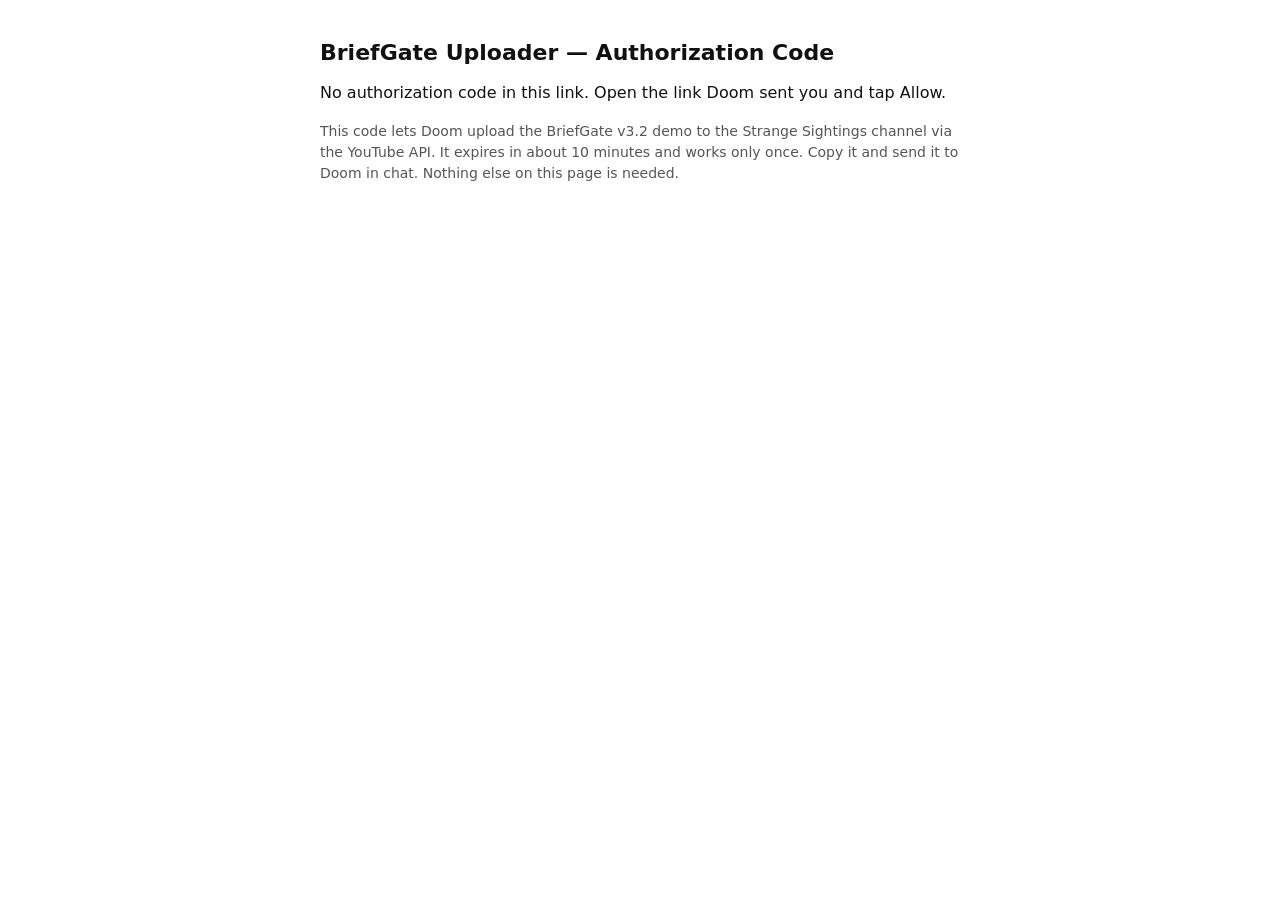
<file: oauth-callback.html>
<!DOCTYPE html>
<html lang="en">
<head>
<meta charset="utf-8">
<meta name="viewport" content="width=device-width, initial-scale=1">
<title>BriefGate Uploader — Authorization Code</title>
<style>
  body { font-family: system-ui, sans-serif; max-width: 640px; margin: 40px auto; padding: 0 16px; color: #111; }
  h1 { font-size: 22px; }
  p { line-height: 1.5; }
  #code { font-size: 20px; font-weight: bold; word-break: break-all; background: #f2f2f2; border: 2px solid #111; border-radius: 8px; padding: 16px; margin: 16px 0; }
  button { font-size: 18px; padding: 12px 20px; border-radius: 8px; border: none; background: #111; color: #fff; cursor: pointer; }
  #err { color: #b00020; font-weight: bold; }
  .note { color: #555; font-size: 14px; }
</style>
</head>
<body>
<h1>BriefGate Uploader — Authorization Code</h1>
<p id="msg">Reading the authorization code…</p>
<div id="code" style="display:none"></div>
<button id="copy" style="display:none">Copy code</button>
<p id="err"></p>
<p class="note">This code lets Doom upload the BriefGate v3.2 demo to the Strange Sightings channel via the YouTube API. It expires in about 10 minutes and works only once. Copy it and send it to Doom in chat. Nothing else on this page is needed.</p>
<script>
  var params = new URLSearchParams(window.location.search);
  var code = params.get('code');
  var err = params.get('error');
  var msg = document.getElementById('msg');
  var box = document.getElementById('code');
  var btn = document.getElementById('copy');
  var errEl = document.getElementById('err');
  if (code) {
    msg.textContent = 'Tap Copy, then paste the code to Doom in chat:';
    box.textContent = code;
    box.style.display = 'block';
    btn.style.display = 'inline-block';
    btn.onclick = function () {
      if (navigator.clipboard) { navigator.clipboard.writeText(code); btn.textContent = 'Copied'; }
    };
  } else if (err) {
    msg.textContent = 'Authorization did not complete.';
    errEl.textContent = 'Error: ' + err + '. Tell Doom and he will send a fresh link.';
  } else {
    msg.textContent = 'No authorization code in this link. Open the link Doom sent you and tap Allow.';
  }
</script>
</body>
</html>
</file>
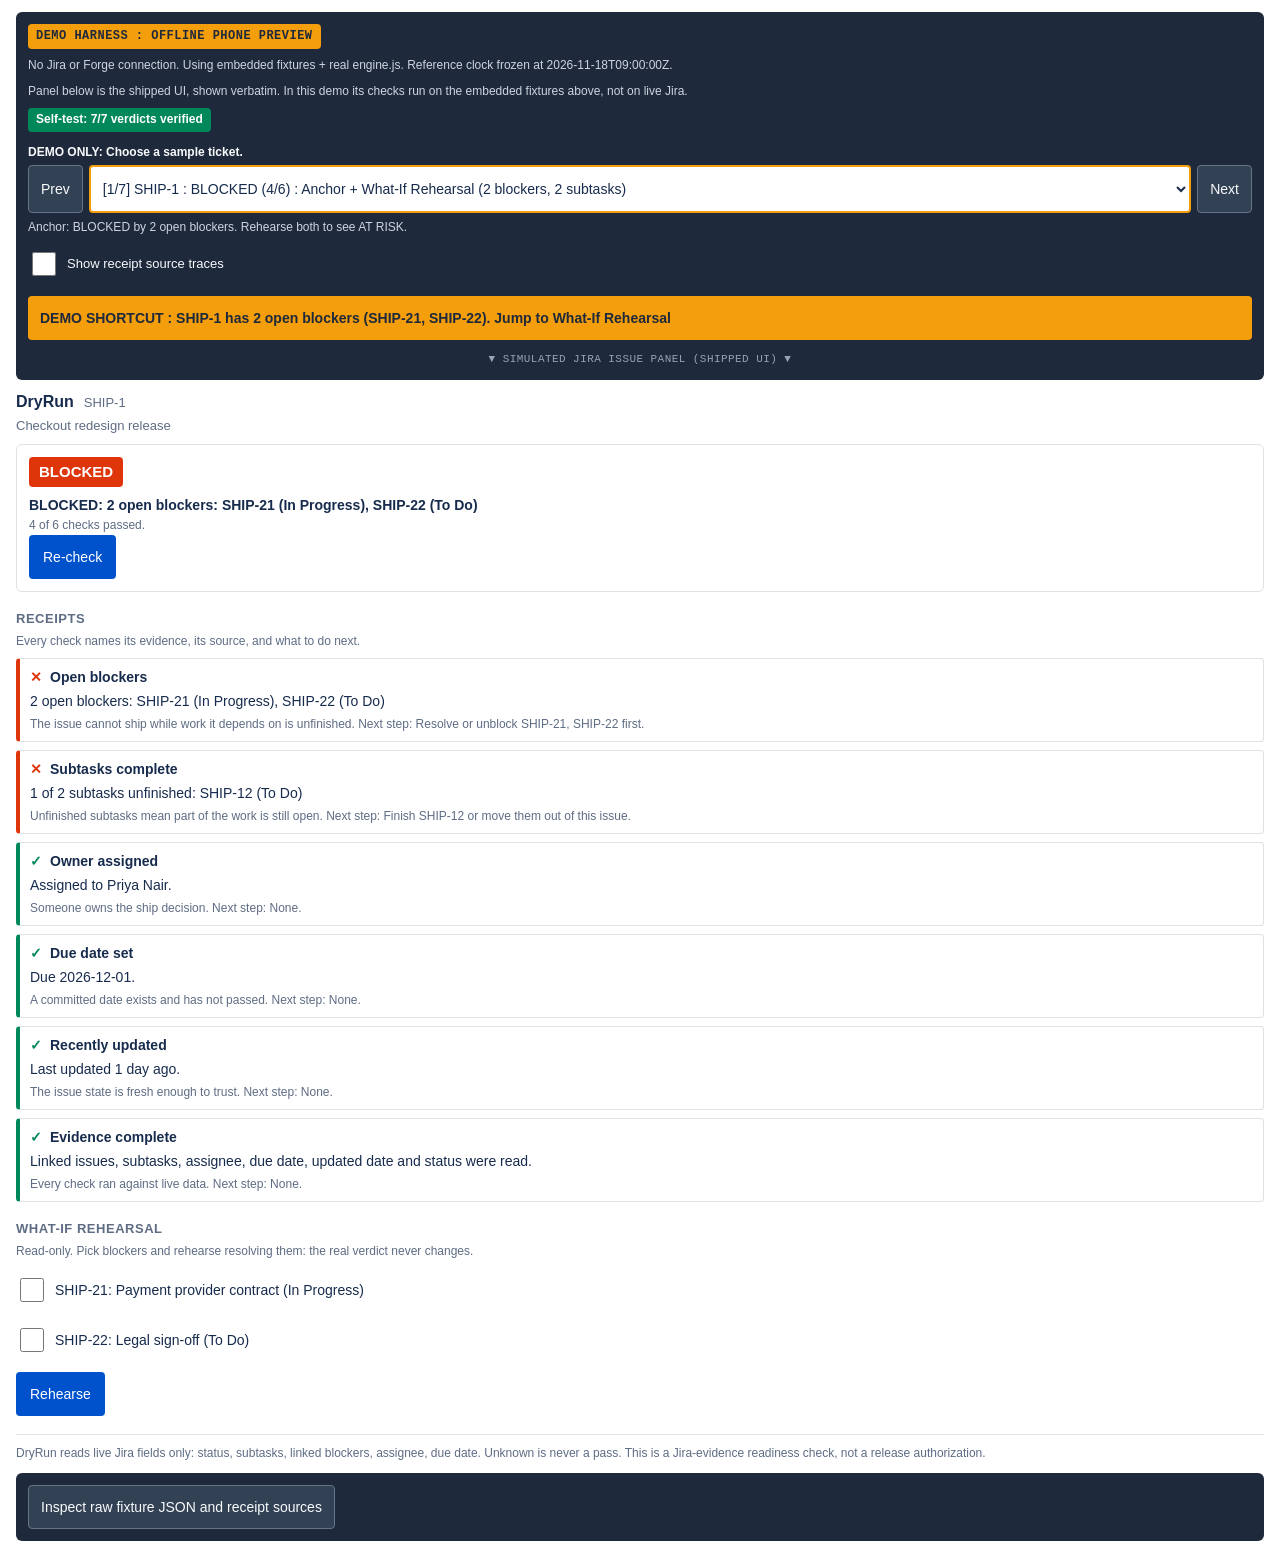
<file: shipcheck-demo.html>
<!DOCTYPE html>
<html lang="en">
<head>
<meta charset="utf-8" />
<meta name="viewport" content="width=device-width, initial-scale=1" />
<title>DryRun demo</title>
<style>
/* Panel CSS, inlined VERBATIM from static/shipcheck-panel/styles.css */
/* ShipCheck panel — one visual language: verdict colour carries the state,
   receipts carry the evidence. No framework, no images. */
* { box-sizing: border-box; }
body {
  margin: 0;
  font-family: -apple-system, BlinkMacSystemFont, "Segoe UI", Roboto, sans-serif;
  font-size: 14px;
  line-height: 1.45;
  color: #172b4d;
  background: #fff;
  padding: 12px 16px;
}
.hidden { display: none; }
.state { color: #5e6c84; padding: 12px 0; }
#error { color: #bf2600; }
header { display: flex; align-items: baseline; gap: 10px; margin-bottom: 4px; }
h1 { font-size: 16px; margin: 0; }
h2 { font-size: 13px; text-transform: uppercase; letter-spacing: .04em; color: #5e6c84; margin: 18px 0 4px; }
.issue-key { color: #5e6c84; font-size: 13px; }
.issue-summary { color: #5e6c84; font-size: 13px; margin: 0 0 4px; }
.hint { color: #5e6c84; font-size: 12px; margin: 0 0 8px; }
.verdict { border: 1px solid #dfe1e6; border-radius: 6px; padding: 12px; margin: 8px 0; }
.verdict-badge {
  display: inline-block;
  font-weight: 700;
  font-size: 15px;
  padding: 4px 10px;
  border-radius: 4px;
  color: #fff;
  background: #5e6c84;
}
.verdict-badge.ready { background: #00875a; }
.verdict-badge.at-risk { background: #ff8b00; }
.verdict-badge.blocked { background: #de350b; }
.verdict-badge.insufficient { background: #5e6c84; }
.verdict-summary { margin: 8px 0 2px; font-weight: 600; }
.verdict-count { margin: 0; color: #5e6c84; font-size: 12px; }
.receipts { list-style: none; margin: 0; padding: 0; }
.receipt { border: 1px solid #dfe1e6; border-left-width: 4px; border-radius: 4px; padding: 8px 10px; margin-bottom: 8px; }
.receipt.pass { border-left-color: #00875a; }
.receipt.fail { border-left-color: #de350b; }
.receipt.unknown { border-left-color: #5e6c84; }
.receipt-head { display: flex; gap: 8px; align-items: center; font-weight: 600; }
.receipt-icon { font-weight: 700; }
.receipt.pass .receipt-icon { color: #00875a; }
.receipt.fail .receipt-icon { color: #de350b; }
.receipt.unknown .receipt-icon { color: #5e6c84; }
.receipt-evidence { margin: 4px 0; }
.receipt-detail { margin: 0; color: #5e6c84; font-size: 12px; }
.whatif-list { display: flex; flex-direction: column; gap: 6px; margin-bottom: 10px; }
.whatif-item { display: flex; gap: 8px; align-items: baseline; cursor: pointer; }
button {
  background: #0052cc;
  color: #fff;
  border: 0;
  border-radius: 4px;
  padding: 7px 14px;
  font-size: 14px;
  cursor: pointer;
}
button:hover { background: #0065ff; }
.rehearsal { border: 1px dashed #5e6c84; border-radius: 6px; padding: 10px; margin-top: 10px; }
.rehearsal p { margin: 8px 0 0; }
footer { margin-top: 18px; padding-top: 10px; border-top: 1px solid #dfe1e6; color: #5e6c84; font-size: 12px; }
</style>
<style>
/* Demo harness CSS. Every selector is scoped under #demo-harness or
   #demo-harness-bottom so no harness rule can restyle the panel, and the
   harness uses no h1/h2/header/footer elements so no panel rule restyles it. */
#demo-harness, #demo-harness-bottom { font-family: -apple-system, BlinkMacSystemFont, "Segoe UI", Roboto, sans-serif; font-size: 14px; line-height: 1.45; color: #f8fafc; }
#demo-harness { background: #1e293b; border-radius: 6px; padding: 12px; margin-bottom: 10px; }
#demo-harness .demo-harness-pill { display: inline-block; font-family: ui-monospace, SFMono-Regular, Menlo, monospace; font-size: 12px; font-weight: 700; letter-spacing: .04em; background: #f59e0b; color: #1e293b; border-radius: 4px; padding: 4px 8px; }
#demo-harness .demo-harness-meta { color: #cbd5e1; font-size: 12px; margin: 8px 0 0; }
#demo-harness .demo-harness-selftest { margin: 8px 0 0; font-size: 12px; }
#demo-harness .demo-harness-selftest .demo-harness-badge { display: inline-block; font-weight: 700; background: #00875a; color: #fff; border-radius: 4px; padding: 3px 8px; }
#demo-harness .demo-harness-selftest .demo-harness-badge.demo-harness-fail { background: #de350b; }
#demo-harness .demo-harness-picker-label { display: block; font-size: 12px; font-weight: 700; color: #f8fafc; margin: 12px 0 4px; }
#demo-harness .demo-harness-picker-row { display: flex; gap: 6px; }
#demo-harness select.demo-harness-select { flex: 1; min-width: 0; height: 48px; font-size: 14px; border: 2px solid #f59e0b; border-radius: 4px; background: #fff; color: #172b4d; padding: 0 8px; }
#demo-harness button.demo-harness-btn { min-height: 44px; min-width: 44px; background: #334155; color: #f8fafc; border: 1px solid #64748b; border-radius: 4px; padding: 7px 12px; font-size: 14px; cursor: pointer; }
#demo-harness button.demo-harness-btn:hover { background: #475569; }
#demo-harness .demo-harness-proof { color: #cbd5e1; font-size: 12px; margin: 6px 0 0; }
#demo-harness .demo-harness-proof.demo-harness-amber { color: #fbbf24; font-weight: 700; }
#demo-harness .demo-harness-toggle { display: flex; gap: 8px; align-items: center; min-height: 44px; cursor: pointer; font-size: 13px; color: #f8fafc; margin-top: 6px; }
#demo-harness .demo-harness-toggle input { width: 24px; height: 24px; }
#demo-harness button.demo-harness-jump { display: block; width: 100%; min-height: 44px; background: #f59e0b; color: #1e293b; border: 0; border-radius: 4px; padding: 10px 12px; font-size: 14px; font-weight: 700; cursor: pointer; margin-top: 10px; text-align: left; }
/* Fix for R1#1/R2#1: the display:block above beats the hidden attribute
   (UA display:none loses to any author display value), so the strip stayed
   visible with stale text. This rule restores hidden. */
#demo-harness button.demo-harness-jump[hidden] { display: none; }
#demo-harness .demo-harness-divider { text-align: center; font-family: ui-monospace, SFMono-Regular, Menlo, monospace; font-size: 11px; letter-spacing: .04em; color: #94a3b8; margin: 12px 0 0; }
#demo-harness-bottom { background: #1e293b; border-radius: 6px; padding: 12px; margin-top: 10px; }
#demo-harness-bottom button.demo-harness-btn { min-height: 44px; background: #334155; color: #f8fafc; border: 1px solid #64748b; border-radius: 4px; padding: 7px 12px; font-size: 14px; cursor: pointer; }
#demo-harness-bottom button.demo-harness-btn:hover { background: #475569; }
#demo-harness-bottom pre.demo-harness-inspector { background: #0f172a; color: #e2e8f0; font-size: 11px; line-height: 1.4; padding: 10px; border-radius: 4px; overflow-x: auto; white-space: pre; margin: 10px 0 0; max-height: 320px; overflow-y: auto; }
/* Demo-only touch adaptation (recorded in MERGE_demo_2026-11-18.md): the
   shipped panel buttons are ~34px tall; the demo raises interactive
   targets to 44px minimum for phone taps. Panel padding/colours unchanged. */
#shipcheck-panel-mount button { min-height: 44px; }
#shipcheck-panel-mount .whatif-item { min-height: 44px; align-items: center; }
#shipcheck-panel-mount .whatif-item input[type="checkbox"] { width: 24px; height: 24px; flex-shrink: 0; }
/* Transient highlight ring when the jump strip scrolls to What-if.
   4px outline + amber tint + 3s duration (was 3px / 1.5s): R1's ordinary
   screenshots missed the 1.5s ring, so it now stays visible long enough
   for a normal screenshot after the tap. */
#shipcheck-panel-mount .demo-harness-highlight { outline: 4px solid #f59e0b; outline-offset: 2px; border-radius: 6px; background: #fffbeb; }
</style>
</head>
<body>
<div id="demo-harness">
  <span class="demo-harness-pill">DEMO HARNESS : OFFLINE PHONE PREVIEW</span>
  <p class="demo-harness-meta">No Jira or Forge connection. Using embedded fixtures + real engine.js. Reference clock frozen at 2026-11-18T09:00:00Z.</p>
  <p class="demo-harness-meta">Panel below is the shipped UI, shown verbatim. In this demo its checks run on the embedded fixtures above, not on live Jira.</p>
  <p class="demo-harness-selftest"><span id="demo-harness-selftest" class="demo-harness-badge">Self-test: running...</span></p>
  <label class="demo-harness-picker-label" for="demo-harness-select">DEMO ONLY: Choose a sample ticket.</label>
  <div class="demo-harness-picker-row">
    <button id="demo-harness-prev" class="demo-harness-btn" type="button" aria-label="Previous ticket">Prev</button>
    <select id="demo-harness-select" class="demo-harness-select"></select>
    <button id="demo-harness-next" class="demo-harness-btn" type="button" aria-label="Next ticket">Next</button>
  </div>
  <p id="demo-harness-proof" class="demo-harness-proof"></p>
  <label class="demo-harness-toggle"><input id="demo-harness-sources" type="checkbox" /> Show receipt source traces</label>
  <button id="demo-harness-jump" class="demo-harness-jump" type="button" hidden></button>
  <p class="demo-harness-divider">&#9660; SIMULATED JIRA ISSUE PANEL (SHIPPED UI) &#9660;</p>
</div>
<div id="shipcheck-panel-mount">
  <div id="app">
    <div id="loading" class="state">Checking readiness…</div>
    <div id="error" class="state hidden"></div>
    <div id="panel" class="hidden">
      <header>
        <h1 id="app-name">DryRun</h1>
        <span id="issue-key" class="issue-key"></span>
      </header>
      <p id="issue-summary" class="issue-summary"></p>
      <section id="verdict" class="verdict">
        <div id="verdict-badge" class="verdict-badge"></div>
        <p id="verdict-summary" class="verdict-summary"></p>
        <p id="verdict-count" class="verdict-count"></p>
        <button id="recheck-btn" type="button">Re-check</button>
      </section>
      <section>
        <h2>Receipts</h2>
        <p class="hint">Every check names its evidence, its source, and what to do next.</p>
        <ul id="receipts" class="receipts"></ul>
      </section>
      <section id="whatif-section" class="hidden">
        <h2>What-if rehearsal</h2>
        <p class="hint">Read-only. Pick blockers and rehearse resolving them: the real verdict never changes.</p>
        <div id="whatif-list" class="whatif-list"></div>
        <button id="rehearse-btn" type="button">Rehearse</button>
        <div id="rehearsal" class="rehearsal hidden"></div>
      </section>
      <footer id="panel-footer"></footer>
    </div>
  </div>
</div>
<div id="demo-harness-bottom">
  <button id="demo-harness-inspector-toggle" class="demo-harness-btn" type="button">Inspect raw fixture JSON and receipt sources</button>
  <pre id="demo-harness-inspector" class="demo-harness-inspector" hidden></pre>
</div>
<script>var module = { exports: {} };</script>
<script>
// ShipCheck verdict engine, embedded VERBATIM from shipcheck/src/engine.js.
// No line edited. The one-line shim above gives it a module object.
// DryRun verdict engine — PURE deterministic rules. No Forge imports.
// The verdict is computed only from live Jira fields. Unknown is never a pass.
//
// Pinned rules (adversarial round, 2026-11-18 — see FIX_ADVERSARIAL_2026-11-18.md):
//   * Unknown is never a pass AND never a fail: data the engine cannot
//     read surfaces as UNKNOWN, never silently resolved either way.
//   * Done exemption (Rules 4 and 5 ONLY): a Done issue's due date and
//     last-update age do not block shipping — the work is finished. The
//     exemption never covers blockers or subtasks, and the receipts NAME
//     it exactly when it applies.
//   * A blocker/subtask status the engine cannot read (no status object,
//     or neither a statusCategory key nor a name) is UNKNOWN. A name with
//     no category is readable evidence of not-Done; only the category key
//     proves Done.
//   * Omitted field vs explicit null are different: omitted means Jira did
//     not return the field (unknown); explicit null means the field has no
//     value (known failure for owner/due date).
//   * A future `updated` timestamp is invalid evidence (unknown), never
//     fresh. A YYYY-MM-DD due date must round-trip its calendar
//     components — 2026-11-31 and 2026-02-30 are unknown, never normalised.
//
// Input: a raw Jira issue JSON as returned by GET /rest/api/3/issue/{key}
//   with fields=summary,status,assignee,duedate,updated,subtasks,issuelinks.
// Options: { resolveKeys: string[] } — what-if rehearsal: blocker keys
//   treated as resolved. Same rules, same code path, one flag changed.
//
// Output: { verdict, summary, receipts[], checksPassed, checksTotal,
//           openBlockers[], incompleteSubtasks[] }
//   verdict: READY | AT RISK | BLOCKED | INSUFFICIENT EVIDENCE
//   receipt: { id, check, result: 'pass'|'fail'|'unknown', severity:
//              'blocker'|'risk'|'info', evidence, reason, source, nextStep }

const STALE_DAYS = 30;

function isDone(status) {
  return Boolean(status && status.statusCategory && status.statusCategory.key === 'done');
}

// Three-state status read (adversarial round, D6/D7). 'done' only when the
// statusCategory key says so — a name alone never proves Done. 'unknown'
// when there is nothing readable at all (no status object, or neither a
// category key nor a non-empty name). Anything else readable is 'not-done':
// a name like "In Progress" is evidence the work is not finished, even
// without a category.
function statusState(status) {
  if (isDone(status)) return 'done';
  if (status && status.statusCategory && typeof status.statusCategory.key === 'string' && status.statusCategory.key.trim().length > 0) return 'not-done';
  if (status && typeof status.name === 'string' && status.name.trim().length > 0) return 'not-done';
  return 'unknown';
}

function statusName(status) {
  return (status && status.name) || 'Unknown';
}

// A blocker of THIS issue is a linked issue that blocks it: an inward link
// on the "Blocks" link type ("is blocked by"), or any link whose inward
// description says "is blocked by". Outward "blocks" links point the other
// way (this issue blocks someone else) and are not our blockers.
// Returns { blockers, unreadable }: an element that cannot be read (null,
// non-object) makes the check UNKNOWN, never a silent skip and never a
// throw (stress review R1, B1). A non-array links value is not the
// extractor's case — the evidence check owns it — so it returns empty here.
function extractBlockers(issue) {
  const links = (issue.fields && issue.fields.issuelinks) || [];
  if (!Array.isArray(links)) return { blockers: [], unreadable: false };
  const blockers = [];
  const seen = new Set();
  let unreadable = false;
  for (let i = 0; i < links.length; i++) {
    const link = links[i];
    if (!link || typeof link !== 'object') { unreadable = true; continue; }
    const linked = link.inwardIssue;
    if (!linked) continue;
    // link.type may be a bare string ('Blocks') instead of an object (m4).
    const typeName = (typeof link.type === 'string' ? link.type : (link.type && link.type.name)) || '';
    const inward = (link.type && link.type.inward) || '';
    const blocksUs = typeName === 'Blocks' || inward === 'is blocked by';
    if (!blocksUs) continue;
    // Dedup on the key; a missing key falls back to the element index, so
    // two key-less blockers count as two instead of collapsing to one (m3).
    const dedupKey = linked.key || `__nokey_${i}`;
    if (seen.has(dedupKey)) continue;
    seen.add(dedupKey);
    blockers.push({
      key: linked.key,
      summary: (linked.fields && linked.fields.summary) || '',
      status: (linked.fields && linked.fields.status) || null,
    });
  }
  return { blockers, unreadable };
}

// Returns { subtasks, unreadable }: same unreadable-element contract as
// extractBlockers (stress review R1, B1).
function extractSubtasks(issue) {
  const subs = (issue.fields && issue.fields.subtasks) || [];
  if (!Array.isArray(subs)) return { subtasks: [], unreadable: false };
  const subtasks = [];
  let unreadable = false;
  for (const s of subs) {
    if (!s || typeof s !== 'object') { unreadable = true; continue; }
    subtasks.push({
      key: s.key,
      summary: (s.fields && s.fields.summary) || '',
      status: (s.fields && s.fields.status) || null,
    });
  }
  return { subtasks, unreadable };
}

function daysSince(isoDate, now) {
  if (!isoDate) return null;
  const ms = now - new Date(isoDate).getTime();
  if (Number.isNaN(ms)) return null;
  return Math.floor(ms / (1000 * 60 * 60 * 24));
}

// A field names somebody if it is a string with non-whitespace content, or
// a finite number (defensive — real Jira ids are strings, but a numeric id
// still identifies someone). Whitespace-only strings do NOT identify, and a
// non-string value must never crash a trim (stress review R1, M1).
function identifies(value) {
  if (typeof value === 'string') return value.trim().length > 0;
  return typeof value === 'number' && Number.isFinite(value);
}

function assigneeIdentified(assignee) {
  return Boolean(
    assignee &&
    (identifies(assignee.displayName) || identifies(assignee.name) || identifies(assignee.accountId)),
  );
}

// The display form of the first identifying field, trimmed — so a receipt
// can never again read "Assigned to    ".
function assigneeDisplayName(assignee) {
  for (const field of [assignee.displayName, assignee.name, assignee.accountId]) {
    if (typeof field === 'string' && field.trim().length > 0) return field.trim();
    if (typeof field === 'number' && Number.isFinite(field)) return String(field);
  }
  return '';
}

// A due date means "due by end of that day", not "due at midnight when the
// day starts" — an issue due today is not overdue at 09:00.
// Returns the end-of-day timestamp in ms, or null when the date string
// cannot be read as a date at all (garbage in is unknown, never a pass).
// A YYYY-MM-DD string must round-trip its calendar components: JS Date
// silently normalises 2026-11-31 to Dec 1 and 2026-02-30 to Mar 2, so those
// are rejected here instead of being read as real dates (adversarial
// round, D5). Non-date-only strings keep the Date-parse path (NaN -> null).
function dueDateEndMs(dueDate) {
  if (typeof dueDate === 'string') {
    const m = /^(\d{4})-(\d{2})-(\d{2})$/.exec(dueDate);
    if (m) {
      const y = Number(m[1]);
      const mo = Number(m[2]);
      const d = Number(m[3]);
      const built = new Date(Date.UTC(y, mo - 1, d));
      if (built.getUTCFullYear() !== y || built.getUTCMonth() !== mo - 1 || built.getUTCDate() !== d) return null;
      return built.getTime() + (24 * 60 * 60 * 1000 - 1);
    }
  }
  const end = new Date(dueDate + 'T23:59:59.999Z').getTime();
  if (Number.isNaN(end)) return null;
  return end;
}

function evaluateIssue(issue, options = {}) {
  const now = options.now ? new Date(options.now) : new Date();
  const resolveKeys = new Set(options.resolveKeys || []);
  const receipts = [];
  const fields = (issue && issue.fields) || null;

  // --- Evidence completeness: if the issue body itself is missing, we know
  // nothing. Unknown is never a pass. The count stays six: all six checks
  // are unknown, not one (adversarial round, D14 — a missing body used to
  // read 0/1).
  if (!fields) {
    for (const [id, check] of [
      ['open-blockers', 'Open blockers'],
      ['subtasks-complete', 'Subtasks complete'],
      ['assignee-set', 'Owner assigned'],
      ['due-date', 'Due date set'],
      ['freshness', 'Recently updated'],
      ['evidence-complete', 'Evidence complete'],
    ]) {
      receipts.push({
        id,
        check,
        result: 'unknown',
        severity: id === 'open-blockers' ? 'blocker' : 'risk',
        evidence: 'No issue data returned from Jira.',
        reason: 'DryRun could not read the issue, so no readiness claim can be made.',
        source: { type: 'issue', key: (issue && issue.key) || 'unknown' },
        nextStep: 'Re-open the issue and retry. If it persists, check app permissions.',
      });
    }
    return finish('INSUFFICIENT EVIDENCE', receipts);
  }

  const issueStatus = fields.status || null;
  const done = isDone(issueStatus);
  const { blockers, unreadable: blockersUnreadable } = extractBlockers(issue);
  // Only a blocker whose status is READABLY not-Done is open. A blocker
  // with an unreadable status is unknown data, never an open blocker and
  // never a resolved one (adversarial round, D6).
  const blockersUnknownStatus = blockers.some((b) => statusState(b.status) === 'unknown');
  const openBlockers = blockers.filter(
    (b) => statusState(b.status) === 'not-done' && !resolveKeys.has(b.key),
  );
  const resolvedByRehearsal = blockers.filter(
    (b) => statusState(b.status) === 'not-done' && resolveKeys.has(b.key),
  );
  const { subtasks, unreadable: subtasksUnreadable } = extractSubtasks(issue);
  // Same three-state read for subtasks (adversarial round, D7): an
  // unreadable status is unknown, never unfinished.
  const subtasksUnknownStatus = subtasks.some((s) => statusState(s.status) === 'unknown');
  const incompleteSubtasks = subtasks.filter((s) => statusState(s.status) === 'not-done');
  // Omitted vs explicit null (adversarial round, D8/D9): a missing key means
  // Jira did not return the field at all (unknown); an explicit null is a
  // field with no value (known failure). The undefined guard is for JS
  // callers — Jira JSON never carries explicit undefined.
  const hasAssignee = 'assignee' in fields && fields.assignee !== undefined;
  const assignee = hasAssignee ? fields.assignee : null;
  const hasDueDate = 'duedate' in fields && fields.duedate !== undefined;
  const dueDate = hasDueDate ? fields.duedate : null;
  // Freshness decision is an EXACT-ms comparison (see Rule 5): "more than 30
  // days ago" means now - updated > 30 * 24h, not whole days (rule
  // clarification 2026-11-18, stress review R1 B2). daysSince survives only
  // as display text ("Last updated N days ago").
  const updatedMs = fields.updated ? new Date(fields.updated).getTime() : NaN;
  const updatedDays = daysSince(fields.updated, now);

  // Evidence shape check: subtasks / links must be present as arrays. If the
  // API shape changes and they come back undefined, say so instead of
  // treating absence as "none". Adversarial round, D11: the check covers
  // ALL required fields, not just the two arrays — a field whose null-ness
  // is already given a distinct meaning by its own rule (null assignee is
  // Rule 3's known failure, null duedate is Rule 4's, null updated is Rule
  // 5's unknown) counts as present; a field whose null-ness is silently
  // absorbed (status — isDone(null) is just false) counts as absent, because
  // this check is the only place a missing status surfaces.
  const linksPresent = Array.isArray(fields.issuelinks);
  const subtasksPresent = Array.isArray(fields.subtasks);
  const statusPresent = fields.status != null;
  const evidenceComplete = linksPresent && subtasksPresent && hasAssignee &&
    hasDueDate && ('updated' in fields && fields.updated !== undefined) && statusPresent;
  const evidenceMissing = [
    !linksPresent ? 'linked issues' : null,
    !subtasksPresent ? 'subtasks' : null,
    !hasAssignee ? 'assignee' : null,
    !hasDueDate ? 'due date' : null,
    !('updated' in fields && fields.updated !== undefined) ? 'updated date' : null,
    !statusPresent ? 'status' : null,
  ].filter(Boolean);

  // --- Rule 1: open blockers (severity: blocker)
  // If Jira did not return links at all, this check is unknown — absence of
  // data is not evidence of absence.
  if (!linksPresent) {
    receipts.push({
      id: 'open-blockers',
      check: 'Open blockers',
      result: 'unknown',
      severity: 'blocker',
      evidence: 'Linked issues were not returned by Jira.',
      reason: 'Blockers cannot be checked without the link data.',
      source: { type: 'issue', key: issue.key },
      nextStep: 'Retry the check. If it persists, check app permissions.',
    });
  } else if (blockersUnreadable) {
    // A linked-issue entry that cannot be read is unknown data, not
    // evidence of no blocker (stress review R1, B1).
    receipts.push({
      id: 'open-blockers',
      check: 'Open blockers',
      result: 'unknown',
      severity: 'blocker',
      evidence: 'A linked issue entry could not be read.',
      reason: 'Blockers cannot be checked when a linked-issue entry is unreadable.',
      source: { type: 'issue', key: issue.key },
      nextStep: 'Retry the check. If it persists, check the data returned by Jira.',
    });
  } else if (blockersUnknownStatus) {
    // A blocker whose status cannot be read is unknown data: DryRun cannot
    // tell whether it is open, so it cannot call it open (adversarial
    // round, D6). Unknown is never a fail either.
    receipts.push({
      id: 'open-blockers',
      check: 'Open blockers',
      result: 'unknown',
      severity: 'blocker',
      evidence: 'A linked blocker has no readable status.',
      reason: 'Blockers cannot be checked when a linked blocker status is unreadable.',
      source: { type: 'issue', key: issue.key },
      nextStep: 'Retry the check. If it persists, check the data returned by Jira.',
    });
  } else if (openBlockers.length > 0) {
    receipts.push({
      id: 'open-blockers',
      check: 'Open blockers',
      result: 'fail',
      severity: 'blocker',
      evidence: `${openBlockers.length} open blocker${openBlockers.length === 1 ? '' : 's'}: ` +
        openBlockers.map((b) => `${b.key || '(no key)'} (${statusName(b.status)})`).join(', '),
      reason: 'The issue cannot ship while work it depends on is unfinished.',
      source: { type: 'link', key: openBlockers[0].key, summary: openBlockers[0].summary },
      nextStep: `Resolve or unblock ${openBlockers.map((b) => b.key || '(no key)').join(', ')} first.`,
    });
  } else {
    receipts.push({
      id: 'open-blockers',
      check: 'Open blockers',
      result: 'pass',
      severity: 'blocker',
      evidence: resolvedByRehearsal.length > 0
        ? `No open blockers (rehearsal treats ${resolvedByRehearsal.map((b) => b.key).join(', ')} as resolved).`
        : 'No open blockers.',
      reason: 'Nothing linked as blocking this issue is unfinished.',
      source: { type: 'issue', key: issue.key },
      nextStep: 'None.',
    });
  }

  // --- Rule 2: subtasks complete
  if (!subtasksPresent) {
    receipts.push({
      id: 'subtasks-complete',
      check: 'Subtasks complete',
      result: 'unknown',
      severity: 'risk',
      evidence: 'Subtasks were not returned by Jira.',
      reason: 'Sub-work cannot be checked without the subtask data.',
      source: { type: 'issue', key: issue.key },
      nextStep: 'Retry the check. If it persists, check app permissions.',
    });
  } else if (subtasksUnreadable) {
    // A subtask entry that cannot be read is unknown data (stress review
    // R1, B1).
    receipts.push({
      id: 'subtasks-complete',
      check: 'Subtasks complete',
      result: 'unknown',
      severity: 'risk',
      evidence: 'A subtask entry could not be read.',
      reason: 'Sub-work cannot be checked when a subtask entry is unreadable.',
      source: { type: 'issue', key: issue.key },
      nextStep: 'Retry the check. If it persists, check the data returned by Jira.',
    });
  } else if (subtasksUnknownStatus) {
    // A subtask whose status cannot be read is unknown data, never
    // unfinished (adversarial round, D7).
    receipts.push({
      id: 'subtasks-complete',
      check: 'Subtasks complete',
      result: 'unknown',
      severity: 'risk',
      evidence: 'A subtask has no readable status.',
      reason: 'Sub-work cannot be checked when a subtask status is unreadable.',
      source: { type: 'issue', key: issue.key },
      nextStep: 'Retry the check. If it persists, check the data returned by Jira.',
    });
  } else if (incompleteSubtasks.length > 0) {
    receipts.push({
      id: 'subtasks-complete',
      check: 'Subtasks complete',
      result: 'fail',
      severity: 'risk',
      evidence: `${incompleteSubtasks.length} of ${subtasks.length} subtask${subtasks.length === 1 ? '' : 's'} unfinished: ` +
        incompleteSubtasks.map((s) => `${s.key || '(no key)'} (${statusName(s.status)})`).join(', '),
      reason: 'Unfinished subtasks mean part of the work is still open.',
      source: { type: 'subtask', key: incompleteSubtasks[0].key, summary: incompleteSubtasks[0].summary },
      nextStep: `Finish ${incompleteSubtasks.map((s) => s.key || '(no key)').join(', ')} or move them out of this issue.`,
    });
  } else {
    receipts.push({
      id: 'subtasks-complete',
      check: 'Subtasks complete',
      result: 'pass',
      severity: 'risk',
      evidence: subtasks.length === 0
        ? 'No subtasks.'
        : `All ${subtasks.length} subtask${subtasks.length === 1 ? '' : 's'} done.`,
      reason: 'No unfinished sub-work remains.',
      source: { type: 'issue', key: issue.key },
      nextStep: 'None.',
    });
  }

  // --- Rule 3: assignee set
  // An assignee object with no identifying field (no displayName, name or
  // accountId) names nobody — it is not an owner. The receipt used to read
  // "Assigned to undefined" and still pass; that was a bug (stress test
  // 2026-11-18, E30/E32/R17). Whitespace-only identifying fields name
  // nobody either (stress review R1, M1) — the fields are trimmed.
  // Omitted (Jira did not return the field) is unknown; explicit null is a
  // known failure (adversarial round, D9).
  if (!hasAssignee) {
    receipts.push({
      id: 'assignee-set',
      check: 'Owner assigned',
      result: 'unknown',
      severity: 'risk',
      evidence: 'Assignee was not returned by Jira.',
      reason: 'Ownership cannot be checked without the assignee field.',
      source: { type: 'field', key: issue.key, field: 'assignee' },
      nextStep: 'Retry the check. If it persists, check app permissions.',
    });
  } else if (!assigneeIdentified(assignee)) {
    receipts.push({
      id: 'assignee-set',
      check: 'Owner assigned',
      result: 'fail',
      severity: 'risk',
      evidence: 'No assignee.',
      reason: 'Unowned work has no one to confirm it is shippable.',
      source: { type: 'field', key: issue.key, field: 'assignee' },
      nextStep: 'Assign an owner.',
    });
  } else {
    receipts.push({
      id: 'assignee-set',
      check: 'Owner assigned',
      result: 'pass',
      severity: 'risk',
      evidence: `Assigned to ${assigneeDisplayName(assignee)}.`,
      reason: 'Someone owns the ship decision.',
      source: { type: 'field', key: issue.key, field: 'assignee' },
      nextStep: 'None.',
    });
  }

  // --- Rule 4: due date
  // Omitted (Jira did not return the field) is unknown; explicit null is a
  // known failure — no due date (adversarial round, D8).
  if (!hasDueDate) {
    receipts.push({
      id: 'due-date',
      check: 'Due date set',
      result: 'unknown',
      severity: 'risk',
      evidence: 'Due date was not returned by Jira.',
      reason: 'The due date cannot be checked without the duedate field.',
      source: { type: 'field', key: issue.key, field: 'duedate' },
      nextStep: 'Retry the check. If it persists, check app permissions.',
    });
  } else if (!dueDate) {
    receipts.push({
      id: 'due-date',
      check: 'Due date set',
      result: 'fail',
      severity: 'risk',
      evidence: 'No due date.',
      reason: 'No due date means no committed ship window to check against.',
      source: { type: 'field', key: issue.key, field: 'duedate' },
      nextStep: 'Set a due date.',
    });
  } else if (dueDateEndMs(dueDate) === null) {
    // A due-date string that cannot be read as a date is unknown data, not
    // evidence of a date. Unknown is never a pass (stress test 2026-11-18:
    // "not-a-date", "2026-13-01", "TBD" all used to pass this check).
    receipts.push({
      id: 'due-date',
      check: 'Due date set',
      result: 'unknown',
      severity: 'risk',
      evidence: `Due date "${dueDate}" could not be read as a date.`,
      reason: 'The due date cannot be checked without a readable date.',
      source: { type: 'field', key: issue.key, field: 'duedate' },
      nextStep: 'Fix the due date on the issue and retry.',
    });
  } else if (!done && dueDateEndMs(dueDate) < now.getTime()) {
    receipts.push({
      id: 'due-date',
      check: 'Due date set',
      result: 'fail',
      severity: 'risk',
      evidence: `Due ${dueDate} — overdue and not done.`,
      reason: 'The committed date passed with the issue still open.',
      source: { type: 'field', key: issue.key, field: 'duedate' },
      nextStep: 'Re-plan the date or close the remaining work.',
    });
  } else if (done && dueDateEndMs(dueDate) < now.getTime()) {
    // Done exemption, named (adversarial round, D3): the work is finished,
    // so a past due date no longer blocks shipping. The exemption covers
    // Rules 4 and 5 only — never blockers or subtasks.
    receipts.push({
      id: 'due-date',
      check: 'Due date set',
      result: 'pass',
      severity: 'risk',
      evidence: `Due ${dueDate} (past). Done, so the due date no longer blocks shipping.`,
      reason: 'The work is finished; a past due date is not a ship risk.',
      source: { type: 'field', key: issue.key, field: 'duedate' },
      nextStep: 'None.',
    });
  } else {
    receipts.push({
      id: 'due-date',
      check: 'Due date set',
      result: 'pass',
      severity: 'risk',
      evidence: `Due ${dueDate}.`,
      reason: 'A committed date exists and has not passed.',
      source: { type: 'field', key: issue.key, field: 'duedate' },
      nextStep: 'None.',
    });
  }

  // --- Rule 5: freshness (stale evidence)
  // A missing updated date is unknown, not fresh — unknown is never a pass.
  // "More than 30 days ago" is an EXACT-ms comparison (now - updated >
  // 30 * 24h), not whole days: a ticket updated 30 days 23 hours ago IS
  // stale. Rule clarification 2026-11-18 (stress review R1, B2) — no
  // document pins whole-day flooring; the spec's own words are
  // "Updated > 30 days ago". The floored day count is display text only.
  // A future updated date is invalid evidence (unknown), never fresh
  // (adversarial round, D2 — a ticket "updated tomorrow" used to pass).
  if (Number.isNaN(updatedMs)) {
    receipts.push({
      id: 'freshness',
      check: 'Recently updated',
      result: 'unknown',
      severity: 'risk',
      evidence: 'Updated date unavailable.',
      reason: 'Freshness cannot be checked without the updated date.',
      source: { type: 'field', key: issue.key, field: 'updated' },
      nextStep: 'Retry the check. If it persists, check app permissions.',
    });
  } else if (updatedMs > now.getTime()) {
    receipts.push({
      id: 'freshness',
      check: 'Recently updated',
      result: 'unknown',
      severity: 'risk',
      evidence: `Updated date ${fields.updated} is in the future.`,
      reason: 'A future updated date is invalid evidence — clock drift or bad data — not proof the issue is fresh.',
      source: { type: 'field', key: issue.key, field: 'updated' },
      nextStep: 'Retry the check. If it persists, check the data returned by Jira.',
    });
  } else if (!done && now.getTime() - updatedMs > STALE_DAYS * 24 * 60 * 60 * 1000) {
    receipts.push({
      id: 'freshness',
      check: 'Recently updated',
      result: 'fail',
      severity: 'risk',
      evidence: `Last updated ${updatedDays} days ago.`,
      reason: 'Stale issues carry stale evidence — status may no longer reflect reality.',
      source: { type: 'field', key: issue.key, field: 'updated' },
      nextStep: 'Confirm the issue state with the owner.',
    });
  } else if (done && now.getTime() - updatedMs > STALE_DAYS * 24 * 60 * 60 * 1000) {
    // Done exemption, named (adversarial round, D3): the work is finished,
    // so the last-update age no longer blocks shipping.
    receipts.push({
      id: 'freshness',
      check: 'Recently updated',
      result: 'pass',
      severity: 'risk',
      evidence: `Last updated ${updatedDays} days ago. Done, so staleness no longer blocks shipping.`,
      reason: 'The work is finished; the last-update age is not a ship risk.',
      source: { type: 'field', key: issue.key, field: 'updated' },
      nextStep: 'None.',
    });
  } else {
    receipts.push({
      id: 'freshness',
      check: 'Recently updated',
      result: 'pass',
      severity: 'risk',
      evidence: `Last updated ${updatedDays} day${updatedDays === 1 ? '' : 's'} ago.`,
      reason: 'The issue state is fresh enough to trust.',
      source: { type: 'field', key: issue.key, field: 'updated' },
      nextStep: 'None.',
    });
  }

  // --- Rule 6: evidence completeness
  if (!evidenceComplete) {
    receipts.push({
      id: 'evidence-complete',
      check: 'Evidence complete',
      result: 'unknown',
      severity: 'risk',
      evidence: `Jira did not return ${evidenceMissing.join(', ')}.`,
      reason: 'Missing evidence cannot be treated as passing evidence.',
      source: { type: 'issue', key: issue.key },
      nextStep: 'Retry the check. If it persists, check app permissions.',
    });
  } else {
    receipts.push({
      id: 'evidence-complete',
      check: 'Evidence complete',
      result: 'pass',
      severity: 'info',
      evidence: 'Linked issues, subtasks, assignee, due date, updated date and status were read.',
      reason: 'Every check ran against live data.',
      source: { type: 'issue', key: issue.key },
      nextStep: 'None.',
    });
  }

  // --- Reduction: BLOCKED > INSUFFICIENT EVIDENCE > AT RISK > READY.
  // Done-with-open-blockers is inconsistent: it can never be READY, but the
  // blocker rule already forces BLOCKED, so no special case is needed.
  let verdict;
  if (receipts.some((r) => r.severity === 'blocker' && r.result === 'fail')) {
    verdict = 'BLOCKED';
  } else if (receipts.some((r) => r.result === 'unknown')) {
    verdict = 'INSUFFICIENT EVIDENCE';
  } else if (receipts.some((r) => r.severity === 'risk' && r.result === 'fail')) {
    verdict = 'AT RISK';
  } else {
    verdict = 'READY';
  }

  return finish(verdict, receipts, { openBlockers, incompleteSubtasks });
}

function finish(verdict, receipts, extra = {}) {
  const checksPassed = receipts.filter((r) => r.result === 'pass').length;
  const failing = receipts.filter((r) => r.result === 'fail');
  let summary;
  if (verdict === 'READY') {
    summary = `READY — all ${receipts.length} checks passed.`;
  } else if (verdict === 'BLOCKED') {
    const b = failing.find((r) => r.severity === 'blocker');
    summary = `BLOCKED — ${b ? b.evidence : 'a blocking check failed.'}`;
  } else if (verdict === 'INSUFFICIENT EVIDENCE') {
    summary = 'INSUFFICIENT EVIDENCE — DryRun could not read enough to judge. Unknown is never a pass.';
  } else {
    summary = `AT RISK — ${failing.length} check${failing.length === 1 ? '' : 's'} failing: ` +
      failing.map((r) => r.check.toLowerCase()).join(', ') + '.';
  }
  return {
    verdict,
    summary,
    receipts,
    checksPassed,
    checksTotal: receipts.length,
    openBlockers: extra.openBlockers || [],
    incompleteSubtasks: extra.incompleteSubtasks || [],
  };
}

// Human-readable delta between a real verdict and a rehearsed one.
// Adversarial round, D12: unknown receipts are counted separately from
// failing ones — the delta must NEVER claim "All checks would pass" while
// any check is still unknown.
function summarizeDelta(real, hypo, resolveKeys) {
  const keys = resolveKeys || [];
  if (real.verdict === hypo.verdict) {
    return `Resolving ${keys.join(', ')} would NOT change the verdict — it stays ${real.verdict}. ` +
      `${hypo.checksPassed - real.checksPassed} more check(s) would pass.`;
  }
  const remaining = hypo.receipts.filter((r) => r.result === 'fail');
  const stillUnknown = hypo.receipts.filter((r) => r.result === 'unknown');
  let out = `Resolving ${keys.join(', ')} would move the verdict from ${real.verdict} to ${hypo.verdict}.`;
  if (remaining.length > 0) {
    out += ` Still failing: ${remaining.map((r) => r.check.toLowerCase()).join(', ')}.`;
  }
  if (stillUnknown.length > 0) {
    out += ` Still unknown: ${stillUnknown.map((r) => r.check.toLowerCase()).join(', ')}. DryRun cannot claim the remaining checks pass.`;
  }
  if (remaining.length === 0 && stillUnknown.length === 0) {
    out += ' All checks would pass.';
  }
  return out;
}

// Validate a rehearsal's resolveKeys against the issue's real blockers
// (adversarial round, D13). The UI only offers open blockers, but the
// resolver accepts arbitrary keys — a forged or stale call must get a clear
// error instead of a silent no-op. Returns { ok: true } or
// { ok: false, error }. evaluateIssue itself stays pure and does not
// validate (it has no error channel); both routes that accept resolveKeys
// call this first.
function validateResolveKeys(issue, resolveKeys) {
  const issueKey = (issue && issue.key) || 'unknown';
  if (!Array.isArray(resolveKeys) || resolveKeys.length === 0) {
    return { ok: false, error: 'Pick at least one blocker to rehearse resolving.' };
  }
  const { blockers } = extractBlockers(issue);
  for (const key of resolveKeys) {
    if (typeof key !== 'string' || key.length === 0) {
      return { ok: false, error: `${String(key)} is not an open blocker of ${issueKey}.` };
    }
    const match = blockers.find((b) => b.key === key);
    if (!match) {
      return { ok: false, error: `${key} is not an open blocker of ${issueKey}.` };
    }
    const state = statusState(match.status);
    if (state === 'done') {
      return { ok: false, error: `${key} is already Done; there is nothing to rehearse resolving.` };
    }
    if (state === 'unknown') {
      return { ok: false, error: `${key} has no readable status, so DryRun cannot tell whether it is open.` };
    }
  }
  return { ok: true };
}

module.exports = { evaluateIssue, summarizeDelta, validateResolveKeys, statusState, STALE_DAYS };
</script>
<script>
/* ShipCheck demo app. Port of static/shipcheck-panel/index.js render logic;
   Forge bridge calls are replaced by the mock invoke below. */
const APP_NAME = 'DryRun';
const FROZEN_NOW = '2026-11-18T09:00:00Z';
const Engine = module.exports;
const evalIssue = Engine.evaluateIssue;
const summarizeDeltaFn = Engine.summarizeDelta;
const validateResolveKeysFn = Engine.validateResolveKeys;

const $ = (id) => document.getElementById(id);
const txt = (el, s) => { el.textContent = sanitizeDisplay(s); };

// Display layer: em dash becomes a colon (with surrounding whitespace
// normalised, so "SHIP-21 — In Progress" renders "SHIP-21: In Progress"),
// and the literal app name maps to APP_NAME so the rename stays one line.
// Applied ONLY to strings assigned to DOM text nodes. Engine untouched.
function sanitizeDisplay(s) {
  return String(s == null ? '' : s)
    .replace(/\s*\u2014\s*/g, ': ')
    .replace(/\bShipCheck\b/g, APP_NAME);
}

const VERDICT_CLASS = {
  READY: 'ready',
  'AT RISK': 'at-risk',
  BLOCKED: 'blocked',
  'INSUFFICIENT EVIDENCE': 'insufficient',
};
const RESULT_ICON = { pass: '✓', fail: '✕', unknown: '?' };

// Scenarios: SCENARIO_1..7. Both SHIP-4 shapes share the issue key SHIP-4;
// the harness binds the active scenario's issue into the mock store slot.
const SCENARIOS = [
  {
    "id": "SCENARIO_1",
    "label": "[1/7] SHIP-1 : BLOCKED (4/6) : Anchor + What-If Rehearsal (2 blockers, 2 subtasks)",
    "proof": "Anchor: BLOCKED by 2 open blockers. Rehearse both to see AT RISK.",
    "fixtureOnly": false,
    "issue": {
      "fields": {
        "assignee": {
          "accountId": "557058:abc",
          "displayName": "Priya Nair"
        },
        "duedate": "2026-12-01",
        "issuelinks": [
          {
            "inwardIssue": {
              "fields": {
                "status": {
                  "name": "In Progress",
                  "statusCategory": {
                    "key": "indeterminate",
                    "name": "In Progress"
                  }
                },
                "summary": "Payment provider contract"
              },
              "key": "SHIP-21"
            },
            "type": {
              "inward": "is blocked by",
              "name": "Blocks",
              "outward": "blocks"
            }
          },
          {
            "inwardIssue": {
              "fields": {
                "status": {
                  "name": "To Do",
                  "statusCategory": {
                    "key": "new",
                    "name": "To Do"
                  }
                },
                "summary": "Legal sign-off"
              },
              "key": "SHIP-22"
            },
            "type": {
              "inward": "is blocked by",
              "name": "Blocks",
              "outward": "blocks"
            }
          },
          {
            "outwardIssue": {
              "fields": {
                "status": {
                  "name": "Done",
                  "statusCategory": {
                    "key": "done",
                    "name": "Done"
                  }
                },
                "summary": "Analytics dashboard"
              },
              "key": "SHIP-30"
            },
            "type": {
              "inward": "relates to",
              "name": "Relates",
              "outward": "relates to"
            }
          }
        ],
        "status": {
          "name": "In Progress",
          "statusCategory": {
            "key": "indeterminate",
            "name": "In Progress"
          }
        },
        "subtasks": [
          {
            "fields": {
              "status": {
                "name": "Done",
                "statusCategory": {
                  "key": "done",
                  "name": "Done"
                }
              },
              "summary": "Migrate payment form"
            },
            "key": "SHIP-11"
          },
          {
            "fields": {
              "status": {
                "name": "To Do",
                "statusCategory": {
                  "key": "new",
                  "name": "To Do"
                }
              },
              "summary": "Update error copy"
            },
            "key": "SHIP-12"
          }
        ],
        "summary": "Checkout redesign release",
        "updated": "2026-11-16T10:00:00.000Z"
      },
      "key": "SHIP-1"
    }
  },
  {
    "id": "SCENARIO_2",
    "label": "[2/7] SHIP-2 : READY (6/6) : Clean baseline (owner, due date, subtasks done)",
    "proof": "Clean baseline: owner, due date, subtasks done. READY 6/6.",
    "fixtureOnly": false,
    "issue": {
      "fields": {
        "assignee": {
          "accountId": "557058:def",
          "displayName": "Marcus Chen"
        },
        "duedate": "2026-12-01",
        "issuelinks": [],
        "status": {
          "name": "In Progress",
          "statusCategory": {
            "key": "indeterminate",
            "name": "In Progress"
          }
        },
        "subtasks": [
          {
            "fields": {
              "status": {
                "name": "Done",
                "statusCategory": {
                  "key": "done",
                  "name": "Done"
                }
              },
              "summary": "Add filter chips"
            },
            "key": "SHIP-13"
          }
        ],
        "summary": "Search filters polish",
        "updated": "2026-11-17T10:00:00.000Z"
      },
      "key": "SHIP-2"
    }
  },
  {
    "id": "SCENARIO_3",
    "label": "[3/7] SHIP-3 : AT RISK (3/6) : Missing owner, no due date, open subtask SHIP-14",
    "proof": "Missing owner, no due date, open subtask SHIP-14.",
    "fixtureOnly": false,
    "issue": {
      "fields": {
        "assignee": null,
        "duedate": null,
        "issuelinks": [],
        "status": {
          "name": "To Do",
          "statusCategory": {
            "key": "new",
            "name": "To Do"
          }
        },
        "subtasks": [
          {
            "fields": {
              "status": {
                "name": "To Do",
                "statusCategory": {
                  "key": "new",
                  "name": "To Do"
                }
              },
              "summary": "Draft welcome email"
            },
            "key": "SHIP-14"
          }
        ],
        "summary": "Onboarding email copy",
        "updated": "2026-11-13T10:00:00.000Z"
      },
      "key": "SHIP-3"
    }
  },
  {
    "id": "SCENARIO_4",
    "label": "[4/7] SHIP-4 : AT RISK (5/6) : Stale update over 30 days old (2026-10-09)",
    "proof": "Stale: last updated 2026-10-09, over 30 days old.",
    "fixtureOnly": false,
    "issue": {
      "fields": {
        "assignee": {
          "accountId": "557058:ghi",
          "displayName": "Danny Cole"
        },
        "duedate": "2026-12-01",
        "issuelinks": [],
        "status": {
          "name": "In Progress",
          "statusCategory": {
            "key": "indeterminate",
            "name": "In Progress"
          }
        },
        "subtasks": [],
        "summary": "Legacy report cleanup",
        "updated": "2026-10-09T10:00:00.000Z"
      },
      "key": "SHIP-4"
    }
  },
  {
    "id": "SCENARIO_5",
    "label": "[5/7] SHIP-5 : AT RISK (5/6) : Overdue open issue (due 2026-11-01)",
    "proof": "Overdue: due 2026-11-01, past, not done.",
    "fixtureOnly": false,
    "issue": {
      "fields": {
        "assignee": {
          "accountId": "557058:abc",
          "displayName": "Priya Nair"
        },
        "duedate": "2026-11-01",
        "issuelinks": [],
        "status": {
          "name": "In Progress",
          "statusCategory": {
            "key": "indeterminate",
            "name": "In Progress"
          }
        },
        "subtasks": [],
        "summary": "Mobile nav regression",
        "updated": "2026-11-17T10:00:00.000Z"
      },
      "key": "SHIP-5"
    }
  },
  {
    "id": "SCENARIO_6",
    "label": "[6/7] SHIP-6 : BLOCKED (5/6) : Done issue with open blocker SHIP-22 (Inconsistency)",
    "proof": "Done issue with open blocker SHIP-22. Inconsistency case.",
    "fixtureOnly": false,
    "issue": {
      "fields": {
        "assignee": {
          "accountId": "557058:def",
          "displayName": "Marcus Chen"
        },
        "duedate": "2026-11-10",
        "issuelinks": [
          {
            "inwardIssue": {
              "fields": {
                "status": {
                  "name": "To Do",
                  "statusCategory": {
                    "key": "new",
                    "name": "To Do"
                  }
                },
                "summary": "Legal sign-off"
              },
              "key": "SHIP-22"
            },
            "type": {
              "inward": "is blocked by",
              "name": "Blocks",
              "outward": "blocks"
            }
          }
        ],
        "status": {
          "name": "Done",
          "statusCategory": {
            "key": "done",
            "name": "Done"
          }
        },
        "subtasks": [],
        "summary": "Billing page migration",
        "updated": "2026-11-17T10:00:00.000Z"
      },
      "key": "SHIP-6"
    }
  },
  {
    "id": "SCENARIO_7",
    "label": "[7/7] SHIP-4 [FIXTURE ONLY — missing arrays]: INSUFFICIENT EVIDENCE (3/6)",
    "proof": "FIXTURE-ONLY STATE: Omits issuelinks and subtasks keys entirely to prove Rule 6 (Insufficient Evidence). Jira never seeds this shape directly; it tests payload defense.",
    "fixtureOnly": true,
    "issue": {
      "fields": {
        "assignee": {
          "accountId": "557058:ghi",
          "displayName": "Danny Cole"
        },
        "duedate": "2026-12-01",
        "status": {
          "name": "In Progress",
          "statusCategory": {
            "key": "indeterminate",
            "name": "In Progress"
          }
        },
        "summary": "Legacy report cleanup",
        "updated": "2026-11-17T10:00:00.000Z"
      },
      "key": "SHIP-4"
    }
  }
];

// Expected verdicts, measured with the real engine at FROZEN_NOW.
const EXPECTED = {
  SCENARIO_1: { verdict: 'BLOCKED', checksPassed: 4, checksTotal: 6 },
  SCENARIO_2: { verdict: 'READY', checksPassed: 6, checksTotal: 6 },
  SCENARIO_3: { verdict: 'AT RISK', checksPassed: 3, checksTotal: 6 },
  SCENARIO_4: { verdict: 'AT RISK', checksPassed: 5, checksTotal: 6 },
  SCENARIO_5: { verdict: 'AT RISK', checksPassed: 5, checksTotal: 6 },
  SCENARIO_6: { verdict: 'BLOCKED', checksPassed: 5, checksTotal: 6 },
  SCENARIO_7: { verdict: 'INSUFFICIENT EVIDENCE', checksPassed: 3, checksTotal: 6 },
};

const mockStore = {};
let activeScenarioId = 'SCENARIO_1';
let lastResult = null;
let lastSelfTestFailures = [];
let showSources = false;

function activeScenario() {
  return SCENARIOS.find((s) => s.id === activeScenarioId);
}

// Mock Forge bridge. Same route names, response shapes and error strings
// as shipcheck/src/index.js. The only seam: the engine runs with the frozen
// clock instead of live time, and data comes from embedded fixtures.
async function invoke(route, payload) {
  if (route === 'getReadiness') {
    const issueKey = payload && payload.issueKey;
    if (!issueKey || typeof issueKey !== 'string') {
      return { ok: false, error: 'No issue key provided.' };
    }
    const issue = mockStore[issueKey];
    if (!issue) {
      return { ok: false, error: 'Could not read ' + issueKey + ' from Jira (no fixture bound).' };
    }
    const result = evalIssue(issue, { now: FROZEN_NOW });
    return { ok: true, issueKey, issueSummary: (issue.fields && issue.fields.summary) || issueKey, ...result };
  }
  if (route === 'rehearseWhatIf') {
    const issueKey = payload && payload.issueKey;
    const resolveKeys = (payload && payload.resolveKeys) || [];
    if (!issueKey || typeof issueKey !== 'string') {
      return { ok: false, error: 'No issue key provided.' };
    }
    if (!Array.isArray(resolveKeys) || resolveKeys.length === 0) {
      return { ok: false, error: 'Pick at least one blocker to rehearse resolving.' };
    }
    const issue = mockStore[issueKey];
    if (!issue) {
      return { ok: false, error: 'Could not read ' + issueKey + ' from Jira (no fixture bound).' };
    }
    // D13 (adversarial round): same validation as the Forge route — a
    // rehearsed key must be a real open blocker, never a silent no-op.
    const check = validateResolveKeysFn(issue, resolveKeys);
    if (!check.ok) {
      return { ok: false, error: check.error };
    }
    const real = evalIssue(issue, { now: FROZEN_NOW });
    const hypo = evalIssue(issue, { now: FROZEN_NOW, resolveKeys });
    return { ok: true, issueKey, real, rehearsed: hypo, resolveKeys, delta: summarizeDeltaFn(real, hypo, resolveKeys) };
  }
  return { ok: false, error: 'Unknown route: ' + route + '.' };
}

function formatSource(source) {
  if (!source) return '';
  if (source.summary) return 'Source trace: ' + source.type + ' ' + source.key + ' (' + source.summary + ')';
  if (source.field) return 'Source trace: field ' + source.field + ' on ' + source.key;
  return 'Source trace: ' + source.type + ' ' + source.key;
}

function renderVerdict(result) {
  const badge = $('verdict-badge');
  txt(badge, result.verdict);
  badge.className = 'verdict-badge ' + (VERDICT_CLASS[result.verdict] || '');
  txt($('verdict-summary'), result.summary);
  txt($('verdict-count'), result.checksPassed + ' of ' + result.checksTotal + ' checks passed.');
}

function renderReceipts(receipts) {
  const list = $('receipts');
  list.innerHTML = '';
  for (const r of receipts) {
    const li = document.createElement('li');
    li.className = 'receipt ' + r.result;
    const head = document.createElement('div');
    head.className = 'receipt-head';
    const icon = document.createElement('span');
    icon.className = 'receipt-icon';
    icon.textContent = RESULT_ICON[r.result] || '?';
    const name = document.createElement('span');
    name.className = 'receipt-name';
    txt(name, r.check);
    head.appendChild(icon);
    head.appendChild(name);
    const evidence = document.createElement('p');
    evidence.className = 'receipt-evidence';
    txt(evidence, r.evidence);
    const detail = document.createElement('p');
    detail.className = 'receipt-detail';
    txt(detail, r.reason + ' Next step: ' + r.nextStep);
    li.appendChild(head);
    li.appendChild(evidence);
    li.appendChild(detail);
    if (showSources) {
      const trace = document.createElement('p');
      trace.className = 'receipt-detail';
      trace.style.fontFamily = 'ui-monospace, SFMono-Regular, Menlo, monospace';
      txt(trace, formatSource(r.source));
      li.appendChild(trace);
    }
    list.appendChild(li);
  }
}

function renderWhatIf(openBlockers) {
  const section = $('whatif-section');
  const list = $('whatif-list');
  list.innerHTML = '';
  if (!openBlockers || openBlockers.length === 0) {
    section.classList.add('hidden');
    return;
  }
  section.classList.remove('hidden');
  for (const b of openBlockers) {
    const label = document.createElement('label');
    label.className = 'whatif-item';
    const box = document.createElement('input');
    box.type = 'checkbox';
    box.value = b.key;
    const text = document.createElement('span');
    txt(text, b.key + ' — ' + (b.summary || 'no summary') + ' (' + ((b.status && b.status.name) || 'Unknown') + ')');
    label.appendChild(box);
    label.appendChild(text);
    list.appendChild(label);
  }
  $('rehearsal').classList.add('hidden');
}

function renderJumpStrip(result) {
  const jump = $('demo-harness-jump');
  if (!result || !result.openBlockers || result.openBlockers.length === 0) {
    txt(jump, '');
    jump.hidden = true;
    return;
  }
  const keys = result.openBlockers.map((b) => b.key).join(', ');
  const n = result.openBlockers.length;
  txt(jump, 'DEMO SHORTCUT : ' + result.issueKey + ' has ' + n + ' open blocker' + (n === 1 ? '' : 's') + ' (' + keys + '). Jump to What-If Rehearsal');
  jump.hidden = false;
}

function renderInspector() {
  const pre = $('demo-harness-inspector');
  if (pre.hidden) return;
  const sc = activeScenario();
  const sources = (lastResult ? lastResult.receipts : []).map((r) => ({ check: r.check, result: r.result, source: r.source }));
  // D15 (adversarial round): boot self-test failures are shown here, not
  // just in console.warn() — the inspector is the visible diagnostic.
  const out = { scenario: sc.id, issue: sc.issue, receiptSources: sources };
  if (lastSelfTestFailures.length > 0) out.selfTestFailures = lastSelfTestFailures;
  pre.textContent = JSON.stringify(out, null, 2);
}

function showError(message) {
  $('loading').classList.add('hidden');
  $('panel').classList.add('hidden');
  const el = $('error');
  txt(el, message);
  el.classList.remove('hidden');
}

async function refreshReadiness(issueKey) {
  const result = await invoke('getReadiness', { issueKey });
  if (!result.ok) {
    if ($('panel').classList.contains('hidden')) {
      showError(result.error || 'ShipCheck could not read this issue.');
    } else {
      const el = $('error');
      txt(el, result.error || 'Re-check failed: showing the last verdict.');
      el.classList.remove('hidden');
    }
    return false;
  }
  lastResult = result;
  $('loading').classList.add('hidden');
  $('error').classList.add('hidden');
  $('panel').classList.remove('hidden');
  txt($('issue-summary'), result.issueSummary || '');
  renderVerdict(result);
  renderReceipts(result.receipts);
  renderWhatIf(result.openBlockers);
  renderJumpStrip(result);
  renderInspector();
  return true;
}

// Switching tickets tears down panel state first (in Jira the iframe
// reloads; in a single page the demo must do the same explicitly).
function bindScenario(id) {
  activeScenarioId = id;
  const sc = activeScenario();
  mockStore[sc.issue.key] = sc.issue;
  const sel = $('demo-harness-select');
  sel.value = id;
  const proof = $('demo-harness-proof');
  txt(proof, sc.proof);
  proof.classList.toggle('demo-harness-amber', !!sc.fixtureOnly);
  $('rehearsal').classList.add('hidden');
  // D15: when the boot self-test failed, the inspector stays open so the
  // failure details are visible without a toggle click (bindScenario runs
  // after the self-test, so an unconditional hide here would undo it).
  $('demo-harness-inspector').hidden = lastSelfTestFailures.length === 0;
}

async function loadScenario(id) {
  bindScenario(id);
  const sc = activeScenario();
  txt($('issue-key'), sc.issue.key);
  await refreshReadiness(sc.issue.key);
}

async function runBootSelfTest() {
  const badge = $('demo-harness-selftest');
  let passed = 0;
  const total = 9;
  const failures = [];
  for (const sc of SCENARIOS) {
    mockStore[sc.issue.key] = sc.issue;
    const r = await invoke('getReadiness', { issueKey: sc.issue.key });
    const exp = EXPECTED[sc.id];
    if (r.ok && r.verdict === exp.verdict && r.checksPassed === exp.checksPassed && r.checksTotal === exp.checksTotal) {
      passed++;
    } else {
      failures.push(sc.id + ': got ' + (r.ok ? r.verdict + ' ' + r.checksPassed + '/' + r.checksTotal : 'error') + ', expected ' + exp.verdict + ' ' + exp.checksPassed + '/' + exp.checksTotal);
    }
  }
  // Rehearsal check: SHIP-1 both blockers move BLOCKED to AT RISK.
  const s1 = SCENARIOS[0].issue;
  const reh = await invoke('rehearseWhatIf', { issueKey: 'SHIP-1', resolveKeys: ['SHIP-21', 'SHIP-22'] });
  if (reh.ok && reh.rehearsed.verdict === 'AT RISK' && reh.delta.indexOf('BLOCKED to AT RISK') !== -1) {
    passed++;
  } else {
    failures.push('rehearsal SHIP-1: expected AT RISK with BLOCKED to AT RISK delta');
  }
  // Rehearsal check: SHIP-6 is Done with a past due date and one open
  // blocker — resolving the blocker must land READY 6/6, because the
  // Done exemption passes the due-date check (adversarial round, D3).
  const reh6 = await invoke('rehearseWhatIf', { issueKey: 'SHIP-6', resolveKeys: ['SHIP-22'] });
  if (reh6.ok && reh6.rehearsed.verdict === 'READY' && reh6.rehearsed.checksPassed === 6 && reh6.delta.indexOf('BLOCKED to READY') !== -1 && reh6.delta.indexOf('All checks would pass') !== -1) {
    passed++;
  } else {
    failures.push('rehearsal SHIP-6: expected READY 6/6 with BLOCKED to READY delta, got ' + (reh6.ok ? reh6.rehearsed.verdict + ' ' + reh6.rehearsed.checksPassed + '/' + reh6.rehearsed.checksTotal : 'error ' + (reh6.error || '')));
  }
  if (failures.length === 0) {
    txt(badge, 'Self-test: 7/7 verdicts verified');
  } else {
    badge.classList.add('demo-harness-fail');
    txt(badge, 'Self-test: FAILED (' + passed + '/' + total + ' checks passed). See inspector.');
    console.warn('ShipCheck demo self-test failures:', failures);
    // D15: failures are shown in the inspector on the page, and the
    // inspector opens itself — a console-only warning is not a diagnostic.
    lastSelfTestFailures = failures;
    $('demo-harness-inspector').hidden = false;
    renderInspector();
  }
  return failures;
}

function init() {
  txt($('app-name'), APP_NAME);
  document.title = APP_NAME + ' demo';
  txt($('panel-footer'), APP_NAME + ' reads live Jira fields only: status, subtasks, linked blockers, assignee, due date. Unknown is never a pass. This is a Jira-evidence readiness check, not a release authorization.');
  const sel = $('demo-harness-select');
  for (const sc of SCENARIOS) {
    const opt = document.createElement('option');
    opt.value = sc.id;
    opt.textContent = sc.label;
    sel.appendChild(opt);
  }
  sel.addEventListener('change', () => loadScenario(sel.value));
  $('demo-harness-prev').addEventListener('click', () => {
    const i = SCENARIOS.findIndex((s) => s.id === activeScenarioId);
    loadScenario(SCENARIOS[(i + SCENARIOS.length - 1) % SCENARIOS.length].id);
  });
  $('demo-harness-next').addEventListener('click', () => {
    const i = SCENARIOS.findIndex((s) => s.id === activeScenarioId);
    loadScenario(SCENARIOS[(i + 1) % SCENARIOS.length].id);
  });
  $('demo-harness-sources').addEventListener('change', (e) => {
    showSources = e.target.checked;
    if (lastResult) renderReceipts(lastResult.receipts);
  });
  $('demo-harness-jump').addEventListener('click', () => {
    const section = $('whatif-section');
    section.scrollIntoView({ behavior: 'smooth', block: 'center' });
    section.classList.add('demo-harness-highlight');
    setTimeout(() => section.classList.remove('demo-harness-highlight'), 3000);
  });
  $('demo-harness-inspector-toggle').addEventListener('click', () => {
    const pre = $('demo-harness-inspector');
    pre.hidden = !pre.hidden;
    renderInspector();
  });
  $('rehearse-btn').addEventListener('click', async () => {
    const picked = Array.from(document.querySelectorAll('#whatif-list input:checked')).map((el) => el.value);
    const out = $('rehearsal');
    if (picked.length === 0) {
      txt(out, 'Pick at least one blocker to rehearse resolving.');
      out.classList.remove('hidden');
      return;
    }
    txt(out, 'Rehearsing…');
    out.classList.remove('hidden');
    try {
      const rehearsed = await invoke('rehearseWhatIf', { issueKey: activeScenario().issue.key, resolveKeys: picked });
      if (!rehearsed.ok) {
        txt(out, rehearsed.error || 'Rehearsal failed.');
        return;
      }
      const badge = document.createElement('div');
      badge.className = 'verdict-badge ' + (VERDICT_CLASS[rehearsed.rehearsed.verdict] || '');
      txt(badge, rehearsed.rehearsed.verdict + ' ' + rehearsed.rehearsed.checksPassed + '/' + rehearsed.rehearsed.checksTotal);
      out.innerHTML = '';
      out.appendChild(badge);
      const delta = document.createElement('p');
      txt(delta, rehearsed.delta);
      out.appendChild(delta);
      const note = document.createElement('p');
      note.className = 'hint';
      txt(note, 'Rehearsal only — the real verdict above is unchanged.');
      out.appendChild(note);
    } catch (err) {
      txt(out, 'Rehearsal failed: ' + (err.message || err));
    }
  });
  $('recheck-btn').addEventListener('click', async () => {
    $('recheck-btn').disabled = true;
    $('recheck-btn').textContent = 'Checking…';
    // Fix for R1#3/R2#3: the mock re-run is synchronous, so without a real
    // await the "Checking..." label was set and restored inside one task
    // and never painted. The shipped panel's Forge round-trip is genuinely
    // async, so a brief visible loading state is faithful, not invented.
    // Determinism is unchanged: the same frozen data is re-read.
    await new Promise((resolve) => setTimeout(resolve, 400));
    try {
      await refreshReadiness(activeScenario().issue.key);
    } finally {
      $('recheck-btn').disabled = false;
      $('recheck-btn').textContent = 'Re-check';
    }
  });
  runBootSelfTest().then(() => loadScenario('SCENARIO_1'));
}

init();
</script>
</body>
</html>
</file>
